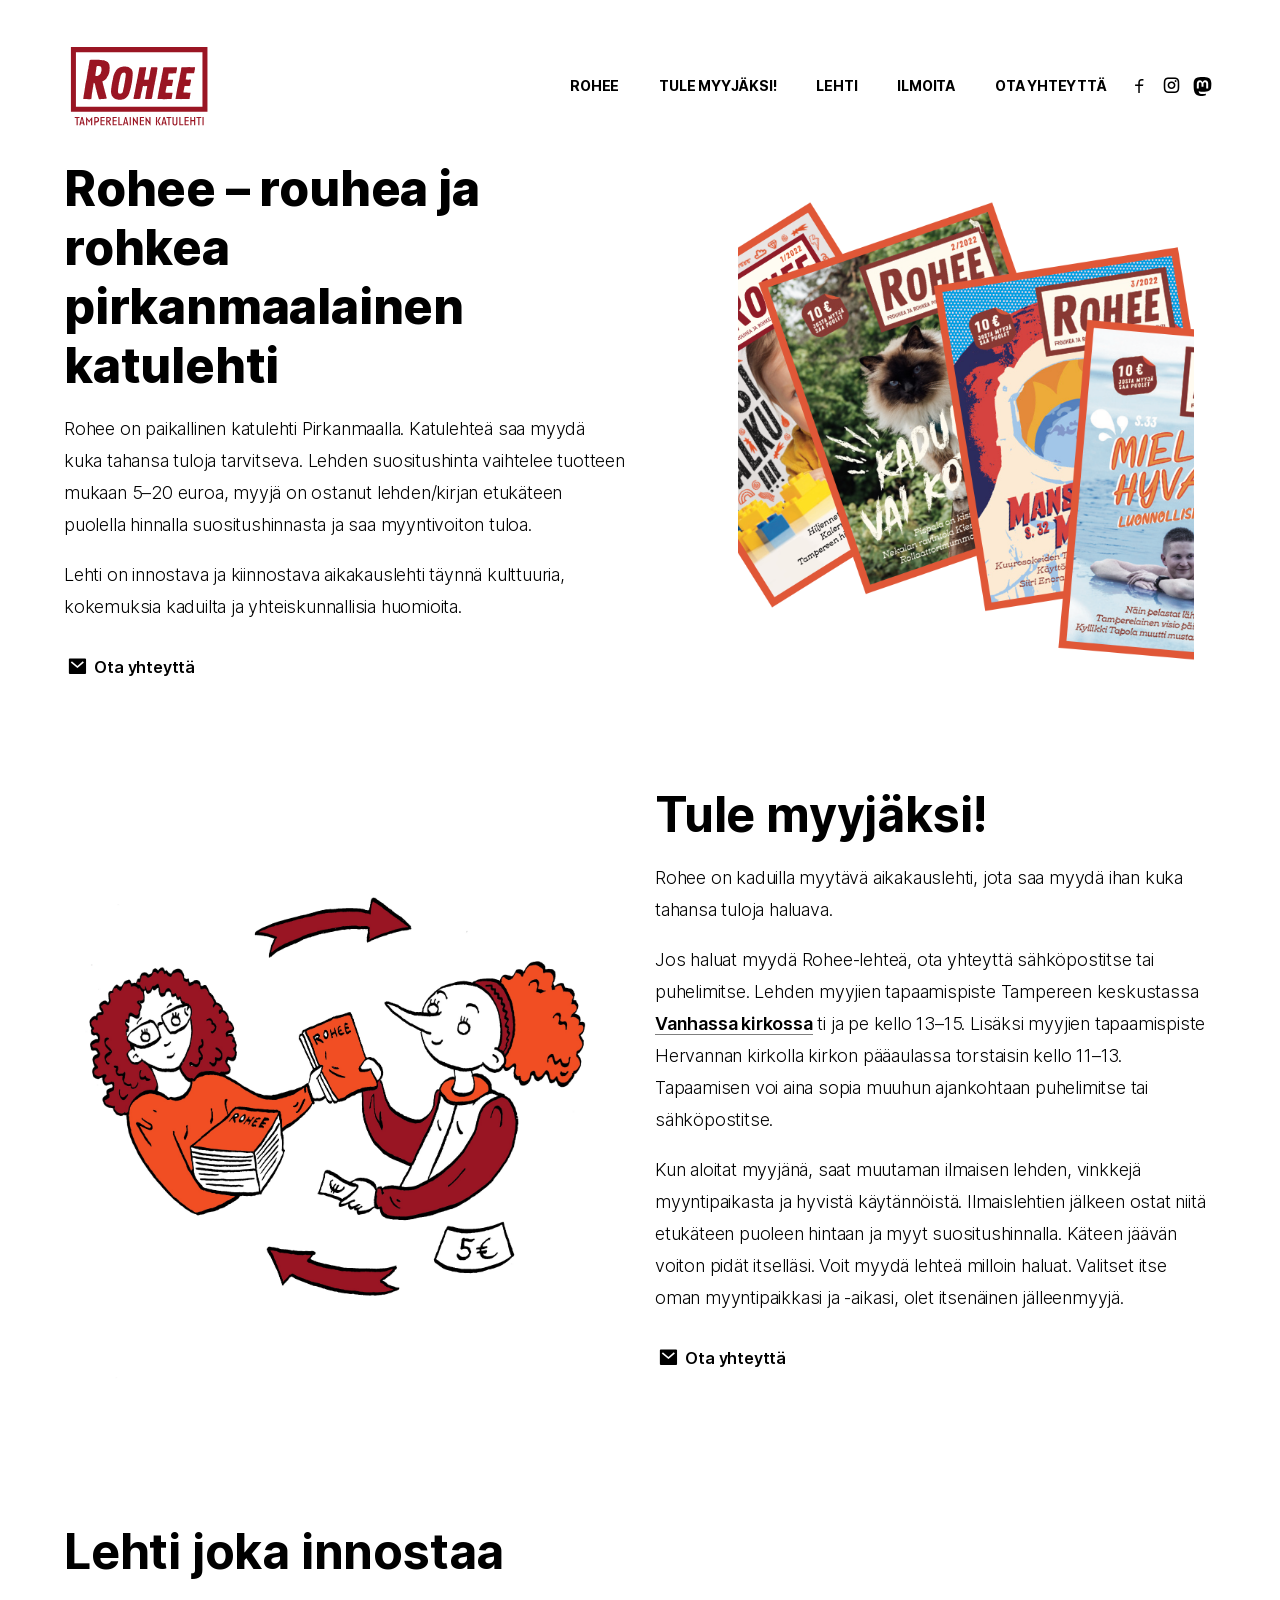
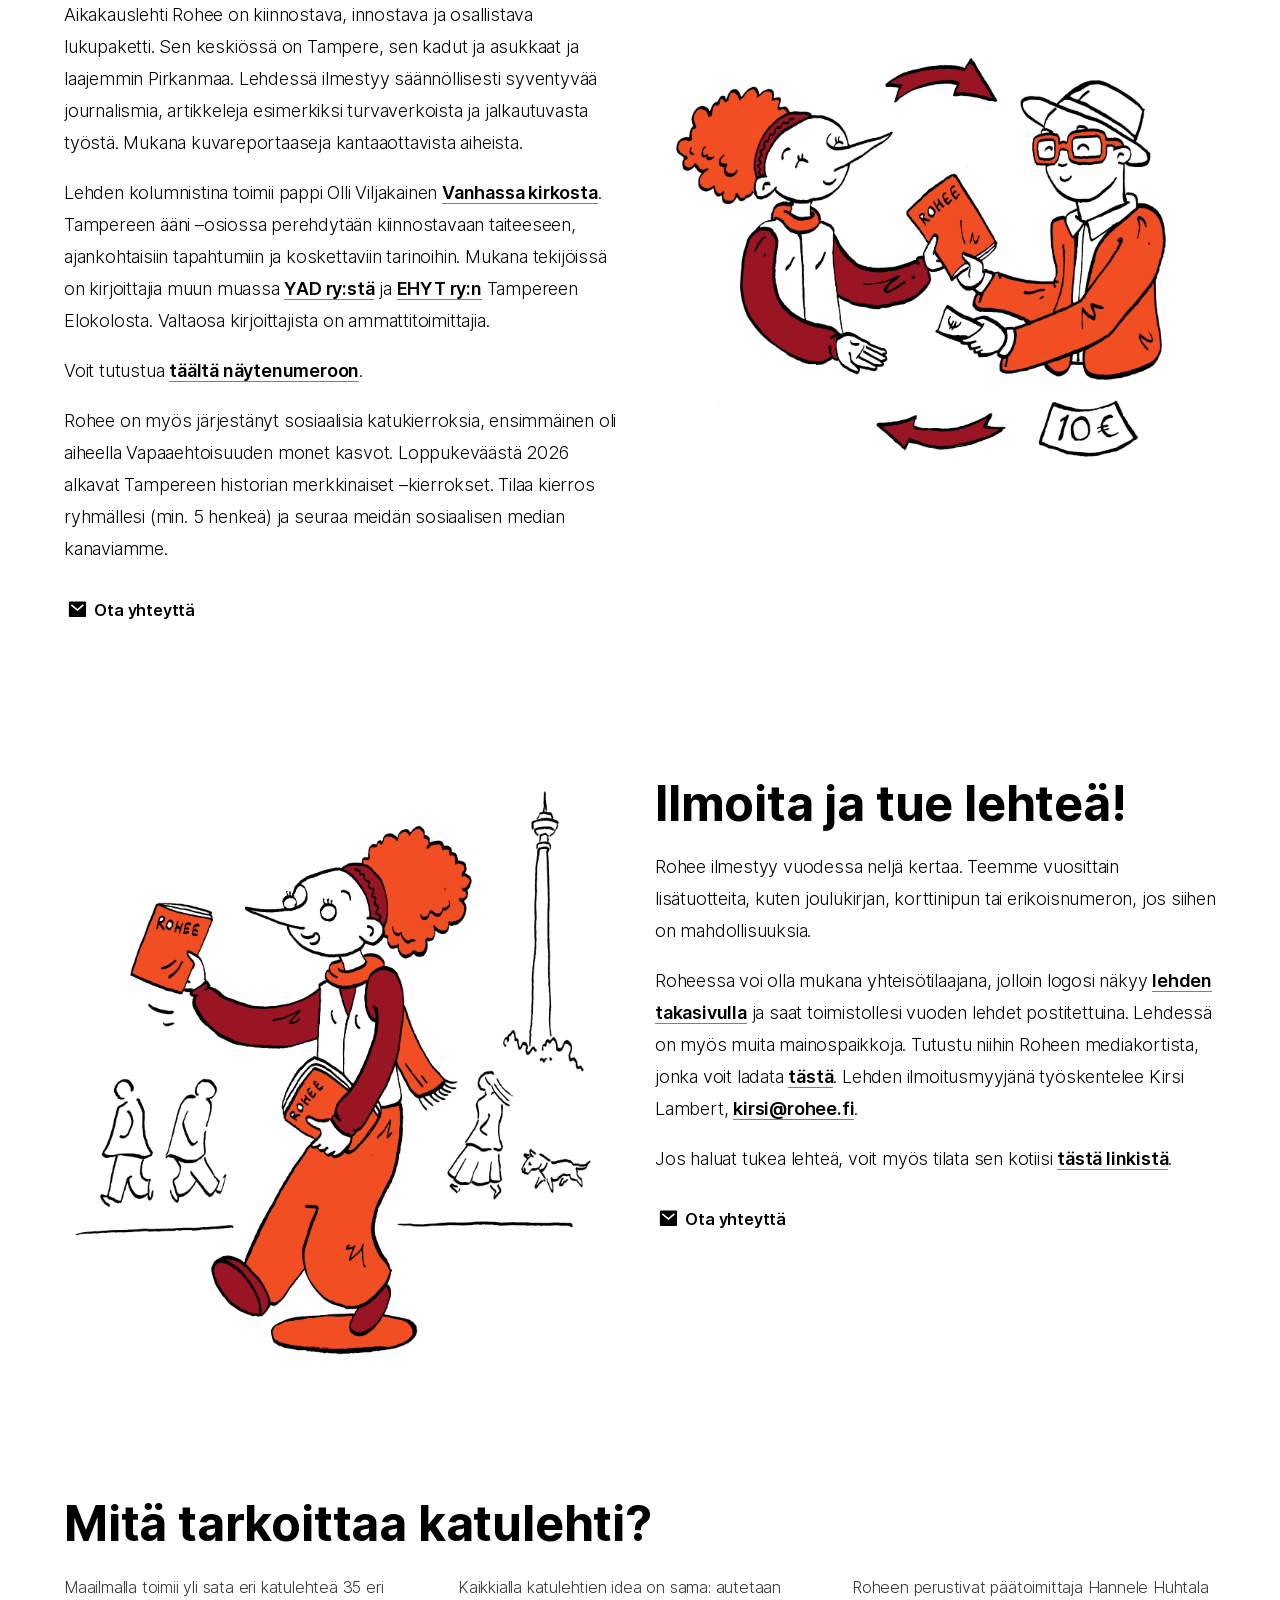
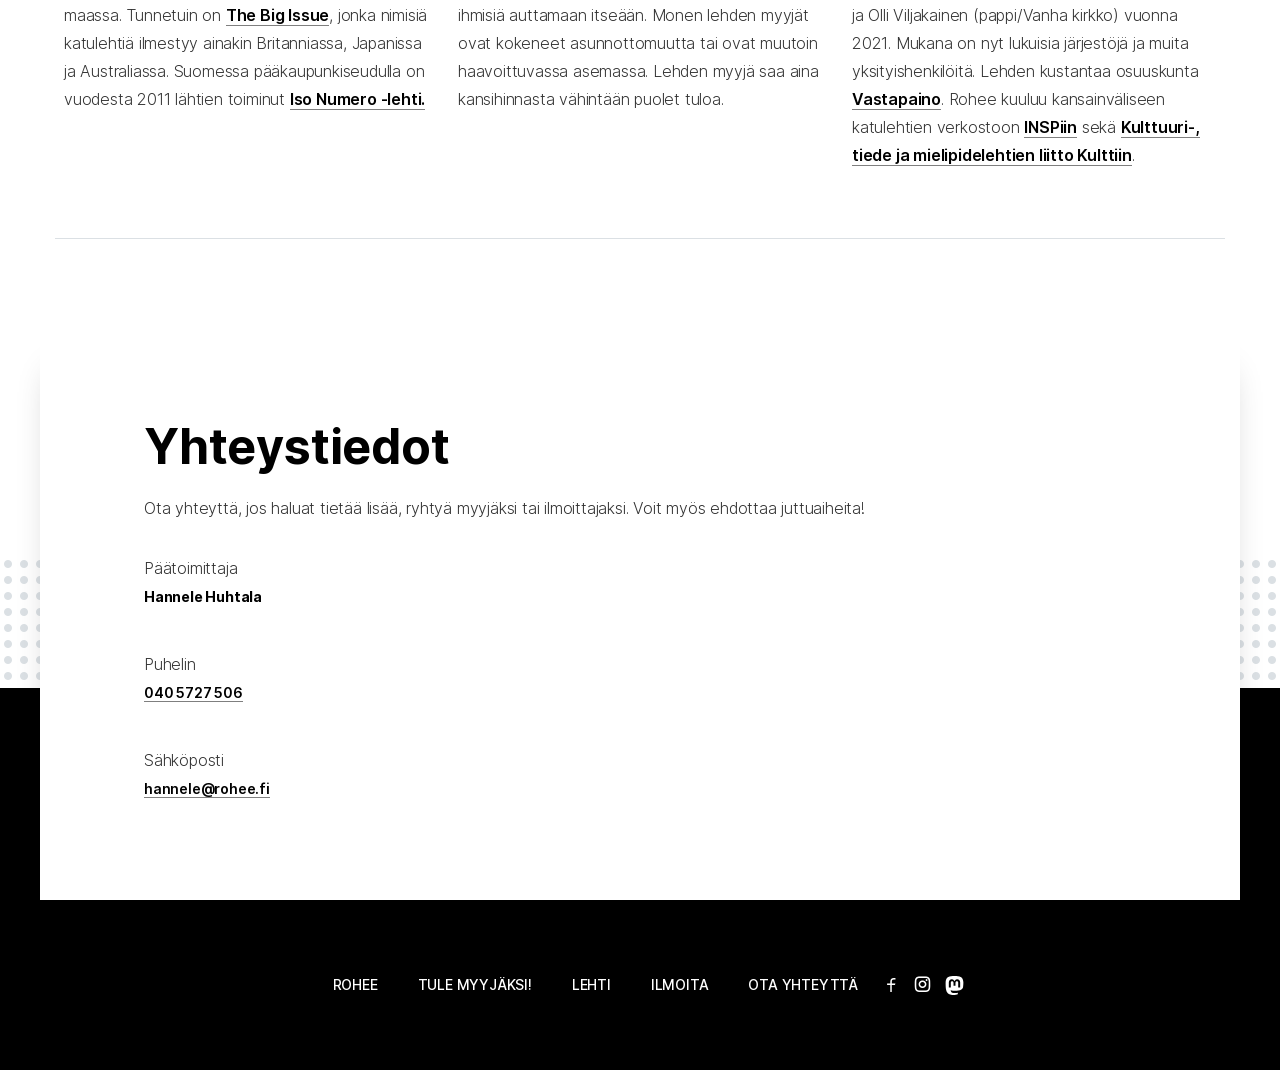
<file: index.html>
<!doctype html><html lang=en><head><meta name=generator content="Hugo 0.159.2"><meta charset=UTF-8><meta name=viewport content="width=device-width,initial-scale=1"><meta http-equiv=X-UA-Compatible content="ie=edge"><meta property="og:url" content="https://www.rohee.fi/"><meta property="og:site_name" content="Rohee – rouhea ja rohkea pirkanmaalainen katulehti"><meta property="og:title" content="Rohee"><meta property="og:description" content="Rohee on paikallinen katulehti Pirkanmaalla. Katulehteä saa myydä kuka tahansa tuloja tarvitseva. Lehden suositushinta vaihtelee tuotteen mukaan 5–20 euroa, myyjä on ostanut lehden/kirjan etukäteen puolella hinnalla suositushinnasta ja saa myyntivoiton tuloa. Lehti on innostava ja kiinnostava aikakauslehti täynnä kulttuuria, kokemuksia kaduilta ja yhteiskunnallisia huomioita."><meta property="og:locale" content="fi"><meta property="og:type" content="website"><meta property="og:image" content="https://www.rohee.fi/img/rohee_01.jpg"><meta name=twitter:card content="summary_large_image"><meta name=twitter:image content="https://www.rohee.fi/img/rohee_01.jpg"><meta name=twitter:title content="Rohee"><meta name=twitter:description content="Rohee on paikallinen katulehti Pirkanmaalla. Katulehteä saa myydä kuka tahansa tuloja tarvitseva. Lehden suositushinta vaihtelee tuotteen mukaan 5–20 euroa, myyjä on ostanut lehden/kirjan etukäteen puolella hinnalla suositushinnasta ja saa myyntivoiton tuloa. Lehti on innostava ja kiinnostava aikakauslehti täynnä kulttuuria, kokemuksia kaduilta ja yhteiskunnallisia huomioita."><title>Rohee</title><style>.rad-fade-in{will-change:opacity,transform;animation-name:rad-fade-in-fallback;animation-duration:5s;animation-fill-mode:both}@keyframes rad-fade-in-fallback{0%{opacity:0}75%{opacity:0}100%{opacity:1}}.fonts-loaded .rad-fade-in.rad-waiting{animation-name:none;opacity:0}.fonts-loaded .rad-fade-in.rad-animate{animation-name:rad-fade-in;animation-duration:1.1s;animation-fill-mode:both}@keyframes rad-fade-in{0%{opacity:0}100%{opacity:1}}.rad-fade-in-long{will-change:opacity,transform;animation-name:rad-fade-in-long-fallback;animation-duration:8s;animation-fill-mode:both}@keyframes rad-fade-in-long-fallback{0%{opacity:0}75%{opacity:0}100%{opacity:1}}.fonts-loaded .rad-fade-in-long.rad-waiting{animation-name:none;opacity:0}.fonts-loaded .rad-fade-in-long.rad-animate{animation-name:rad-fade-in-long;animation-duration:2s;animation-fill-mode:both}@keyframes rad-fade-in-long{0%{opacity:0}20%{opacity:0}100%{opacity:1}}.rad-fade-down{will-change:opacity,transform;animation-name:rad-fade-down-fallback;animation-duration:5s;animation-fill-mode:both;transform:translateY(-30px)}@keyframes rad-fade-down-fallback{0%{opacity:0;transform:translateY(-30px)}75%{opacity:0;transform:translateY(-30px)}100%{opacity:1;transform:translateY(0)}}.fonts-loaded .rad-fade-down.rad-waiting{animation-name:none;opacity:0;transform:translateY(-30px)}.fonts-loaded .rad-fade-down.rad-animate{animation-name:rad-fade-down;animation-duration:1.1s}@keyframes rad-fade-down{0%{opacity:0;transform:translateY(-30px)}100%{opacity:1;transform:translateY(0)}}.rad-scale-down{will-change:opacity,transform;animation-name:rad-scale-down-fallback;animation-duration:5s;animation-fill-mode:both;transform-origin:50% 0}@keyframes rad-scale-down-fallback{0%{opacity:0;transform:scaleY(.95)}75%{opacity:0;transform:scaleY(.95)}100%{opacity:1;transform:scaleY(1)}}.fonts-loaded .rad-scale-down.rad-waiting{animation-name:none;opacity:0;transform:scaleY(.95)}.fonts-loaded .rad-scale-down.rad-animate{animation-name:rad-scale-down;animation-duration:1.1s;animation-fill-mode:both}@keyframes rad-scale-down{0%{opacity:0;transform:scaleY(.95)}100%{opacity:1;transform:scaleY(1)}}@media(min-width:992px){.section-img{width:80%;object-fit:cover;margin-top:0}}.contact-btn{text-decoration:none;border:none;padding-top:12px;display:block}.about__profile-picture{margin:0!important}@media(min-width:992px){.about__profile-picture{margin-top:80px!important}}@media(min-width:768px){.about1-img{padding-right:24px}}@media(min-width:768px){.about__profile-picture{justify-content:flex-end;margin-top:0!important;min-height:600px}.about__profile-picture img{min-height:600px}}.section:not(.section--contact){padding-top:0!important;padding-bottom:0!important}.section:not(.section--contact):not(.section--border-bottom){margin-bottom:40px}@media(min-width:768px){.section:not(.section--contact){padding-top:40px!important;padding-bottom:40px!important;margin-bottom:80px}}@media(min-width:992px){.contact__info{padding:initial!important}}@media(min-width:992px){.contact-row{margin-left:initial!important;margin-right:initial!important}}.row--padded{margin-top:initial!important}@media(min-width:992px){.row--padded{margin-top:32px}}.rad-showcase__bg--mobile img{margin-top:initial!important}.header .navbar-brand img{max-height:70px!important}@media(min-width:992px){.header .navbar-brand img{width:150px!important;max-height:100px!important}}.some-icon{color:#000}.some-icon-footer{color:#fff}.platform-links{text-align:center;padding:20px 0}@media(min-width:992px){.platform-links{padding:initial}}@media(min-width:992px){.columns-header{padding-bottom:10px}}</style><link rel=stylesheet href=/css/main.css><link rel=stylesheet href=/css/rad-icons.css><link rel=stylesheet href=/css/custom.css></head><body><header class="header fixed-top rad-animation-group" id=header><div class="container rad-fade-in"><nav class="navbar navbar-expand-lg navbar-light p-0"><a class=navbar-brand href=/><img class=img-responsive src=img/logo_rohee_nettisivut.svg alt="Rohee Logo">
</a><button class=navbar-toggler type=button data-toggle=collapse data-target="#navbarSupportedContent, #header" aria-controls=navbarSupportedContent aria-expanded=false aria-label="Toggle navigation">
<span class=navbar-toggler-icon></span></button><div class="collapse navbar-collapse" id=navbarSupportedContent><ul class="navbar-nav ml-lg-auto"><li class=nav-item><a class=nav-link href=/>ROHEE</a></li><li class=nav-item><a data-scroll class=nav-link href=#myyjaksi>TULE MYYJÄKSI!</a></li><li class=nav-item><a data-scroll class=nav-link href=#lehti>LEHTI</a></li><li class=nav-item><a data-scroll class=nav-link href=#ilmoita>ILMOITA</a></li><li class=nav-item><a data-scroll class=nav-link href=#yhteys>OTA YHTEYTTÄ</a></li><li class=nav-item><div class="row platform-links"><div class=col-12><a class=some-icon href=https://www.facebook.com/katulehtirohee/ target=_blank rel="noopener noreferrer"><i class=icon-facebook-line></i></a>
<a class=some-icon href=https://www.instagram.com/katulehti_rohee/ target=_blank rel="noopener noreferrer"><i class=icon-instagram-line></i></a>
<a class=some-icon href=https://mementomori.social/@katulehtirohee/ target=_blank rel="noopener noreferrer"><i class=icon-mastodon-line></i></a></div></div></li></ul></div></nav></div></header><section class="rad-showcase rad-showcase--index rad-animation-group rad-fade-down"><div class=rad-showcase__bg style=width:100%;height:60%;left:0;justify-content:flex-end;padding-right:50px><img style=width:40%;object-fit:cover;margin-top:0;padding-right:36px class="lozad img-responsive" src="[data-uri]" data-src=/img/rohee_01.jpg data-srcset="/img/rohee_01.jpg 1x, /img/rohee_01.jpg 2x" alt=Rohee></div><div class=container><div class=row><div class="col-12 col-sm-12 col-md-8 col-lg-7 col-xl-6"><h1 class=display-1>Rohee – rouhea ja rohkea pirkanmaalainen katulehti<br><span></span></h1><p class=lead><p class=lead>Rohee on paikallinen katulehti Pirkanmaalla. Katulehteä saa myydä kuka tahansa tuloja tarvitseva. Lehden suositushinta vaihtelee tuotteen mukaan 5–20 euroa, myyjä on ostanut lehden/kirjan etukäteen puolella hinnalla suositushinnasta ja saa myyntivoiton tuloa.</p><p class=lead>Lehti on innostava ja kiinnostava aikakauslehti täynnä kulttuuria, kokemuksia kaduilta ja yhteiskunnallisia huomioita.</p></p><p><a href=#yhteys class=contact-btn><i class=icon-mail-fill></i>
Ota yhteyttä</a></p></div></div></div><div class="rad-showcase__bg rad-showcase__bg--mobile" style="width:100%;padding:0 24px;justify-content:center"><img style=max-height:500px;object-fit:cover;max-width:540px;padding-bottom:60px class="lozad img-responsive" src="[data-uri]" data-src=/img/rohee_01.jpg alt=Rohee></div><div id=myyjaksi></div></section><section class="section rad-animation-group pb-0" id=myyjaksi-start><div class="container rad-fade-down"><div class="row d-flex flex-column-reverse flex-md-row"><div class=about__profile-picture style="display:flex;max-height:500px;flex:1;width:100%;padding:0 12px"><img style=height:100%;object-fit:cover;margin-top:0;min-height:500px class="lozad img-responsive about1-img" src="[data-uri]" data-src=/img/rohee_02_jiipu_uusitalo.jpg data-srcset="/img/rohee_02_jiipu_uusitalo.jpg 1x, /img/rohee_02_jiipu_uusitalo.jpg 2x" alt="Kuvitus Jiipu Uusitalo"></div><div class="col-12 col-md-6 my-auto my-auto"><h2>Tule myyjäksi!</h2><p class=lead><p class=lead>Rohee on kaduilla myytävä aikakauslehti, jota saa myydä ihan kuka tahansa tuloja haluava.</p><p class=lead>Jos haluat myydä Rohee-lehteä, ota yhteyttä sähköpostitse tai puhelimitse. Lehden myyjien tapaamispiste Tampereen keskustassa <a target=_blank rel="noopener noreferrer" href=https://tampereenseurakunnat.fi/sivustot/vanha_kirkko>Vanhassa kirkossa</a> ti ja pe kello 13–15. Lisäksi myyjien tapaamispiste Hervannan kirkolla kirkon pääaulassa torstaisin kello 11–13. Tapaamisen voi aina sopia muuhun ajankohtaan puhelimitse tai sähköpostitse.</p><p class=lead>Kun aloitat myyjänä, saat muutaman ilmaisen lehden, vinkkejä myyntipaikasta ja hyvistä käytännöistä. Ilmaislehtien jälkeen ostat niitä etukäteen puoleen hintaan ja myyt suositushinnalla. Käteen jäävän voiton pidät itselläsi. Voit myydä lehteä milloin haluat. Valitset itse oman myyntipaikkasi ja -aikasi, olet itsenäinen jälleenmyyjä.</p></p><p><a class=contact-btn href=#yhteys><i class=icon-mail-fill></i>
Ota yhteyttä</a></p></div></div></div><div id=lehti></div></section><section class="section rad-animation-group pb-0" id=lehti-start><div class="container rad-fade-down"><div class="row d-flex flex-md-row"><div class="col-12 col-md-6"><h2>Lehti joka innostaa</h2><p class=lead><p class=lead>Aikakauslehti Rohee on kiinnostava, innostava ja osallistava lukupaketti. Sen keskiössä on Tampere, sen kadut ja asukkaat ja laajemmin Pirkanmaa. Lehdessä ilmestyy säännöllisesti syventyvää journalismia, artikkeleja esimerkiksi turvaverkoista ja jalkautuvasta työstä. Mukana kuvareportaaseja kantaaottavista aiheista.</p><p class=lead>Lehden kolumnistina toimii pappi Olli Viljakainen <a target=_blank rel="noopener noreferrer" href=https://tampereenseurakunnat.fi/sivustot/vanha_kirkko>Vanhassa kirkosta</a>. Tampereen ääni –osiossa perehdytään kiinnostavaan taiteeseen, ajankohtaisiin tapahtumiin ja koskettaviin tarinoihin. Mukana tekijöissä on kirjoittajia muun muassa <a target=_blank rel="noopener noreferrer" href=https://www.yad.fi>YAD ry:stä</a> ja <a target=_blank rel="noopener noreferrer" href=https://ehyt.fi/ehyt-ry/toiminta-ja-hankkeet/opiskelijoille-tyoikaisille-ja-ikaantyneille/elokolo-kohtaamispaikat/tampereen-elokolo/>EHYT ry:n</a> Tampereen Elokolosta. Valtaosa kirjoittajista on ammattitoimittajia.</p><p class=lead>Voit tutustua <a target=_blank rel="noopener noreferrer" href=/pdf/rohee_1_2025_low.pdf>täältä näytenumeroon</a>.</p><p class=lead>Rohee on myös järjestänyt sosiaalisia katukierroksia, ensimmäinen oli aiheella Vapaaehtoisuuden monet kasvot. Loppukeväästä 2026 alkavat Tampereen historian merkkinaiset –kierrokset. Tilaa kierros ryhmällesi (min. 5 henkeä) ja seuraa meidän sosiaalisen median kanaviamme.</p></p><p><a href=#yhteys class=contact-btn><i class=icon-mail-fill></i>
Ota yhteyttä</a></p></div><div class=about__profile-picture style="display:flex;max-height:500px;flex:1;width:100%;padding:0 12px"><img style=width:100%;object-fit:cover class="lozad img-responsive section-img" src="[data-uri]" data-src=/img/rohee_03_jiipu_uusitalo.jpg data-srcset="/img/rohee_03_jiipu_uusitalo.jpg 1x, /img/rohee_03_jiipu_uusitalo.jpg 2x" alt="Kuvitus Jiipu Uusitalo"></div></div></div><div id=ilmoita></div></section><section class="section rad-animation-group pb-0" id=ilmoita-start><div class="container rad-fade-down"><div class="row d-flex flex-column-reverse flex-md-row"><div class=about__profile-picture style="display:flex;max-height:500px;flex:1;width:100%;padding:0 12px"><img style=height:100%;object-fit:cover;margin-top:0;min-height:500px class="lozad img-responsive about3-img" src="[data-uri]" data-src=/img/rohee_04_jiipu_uusitalo.jpg data-srcset="/img/rohee_04_jiipu_uusitalo.jpg 1x, /img/rohee_04_jiipu_uusitalo.jpg 2x" alt="Kuvitus Jiipu Uusitalo"></div><div class="col-12 col-md-6"><h2>Ilmoita ja tue lehteä!</h2><p class=lead><p class=lead>Rohee ilmestyy vuodessa neljä kertaa. Teemme vuosittain lisätuotteita, kuten joulukirjan, korttinipun tai erikoisnumeron, jos siihen on mahdollisuuksia.</p><p class=lead>Roheessa voi olla mukana yhteisötilaajana, jolloin logosi näkyy <a target=_blank rel="noopener noreferrer" href=/pdf/takasivu_rohee_1_2026.pdf>lehden takasivulla</a> ja saat toimistollesi vuoden lehdet postitettuina. Lehdessä on myös muita mainospaikkoja. Tutustu niihin Roheen mediakortista, jonka voit ladata <a href=/pdf/mediakortti_2026.pdf download>tästä</a>. Lehden ilmoitusmyyjänä työskentelee Kirsi Lambert, <a href=mailto:kirsi@rohee.fi>kirsi@rohee.fi</a>.</p><p class=lead>Jos haluat tukea lehteä, voit myös tilata sen kotiisi <a target=_blank rel="noopener noreferrer" href=https://forms.gle/QPMKyribzEBraXf38>tästä linkistä</a>.</p></p><p><a class=contact-btn href=#yhteys><i class=icon-mail-fill></i>
Ota yhteyttä</a></p></div></div></div></section><section class="section rad-animation-group section--border-bottom"><div class=container><div class=rad-fade-down><h2 class=columns-header>Mitä tarkoittaa katulehti?</h2><div class="row mb-0 row--padded rad-fade-down"><div class="col-12 col-md-4 mb-md-0 testimonial"><p>Maailmalla toimii yli sata eri katulehteä 35 eri maassa. Tunnetuin on <a href=https://www.bigissue.com/ target=_blank rel=noreferrer>The Big Issue</a>, jonka nimisiä katulehtiä ilmestyy ainakin Britanniassa, Japanissa ja Australiassa. Suomessa pääkaupunkiseudulla on vuodesta 2011 lähtien toiminut <a href=https://www.isonumero.fi/ target=_blank rel=noreferrer>Iso Numero -lehti.</a></p></div><div class="col-12 col-md-4 mb-md-0 testimonial"><p>Kaikkialla katulehtien idea on sama: autetaan ihmisiä auttamaan itseään. Monen lehden myyjät ovat kokeneet asunnottomuutta tai ovat muutoin haavoittuvassa asemassa. Lehden myyjä saa aina kansihinnasta vähintään puolet tuloa.</p></div><div class="col-12 col-md-4 mb-md-0 testimonial"><p>Roheen perustivat päätoimittaja Hannele Huhtala ja Olli Viljakainen (pappi/Vanha kirkko) vuonna 2021. Mukana on nyt lukuisia järjestöjä ja muita yksityishenkilöitä. Lehden kustantaa osuuskunta <a href=https://vastapaino.fi/ target=_blank rel=noreferrer>Vastapaino</a>. Rohee kuuluu kansainväliseen katulehtien verkostoon <a href=https://insp.ngo/ target=_blank rel=noreferrer>INSPiin</a> sekä <a href=https://www.kulttilehdet.fi/ target=_blank rel=noreferrer>Kulttuuri-, tiede ja mielipidelehtien liitto Kulttiin</a>.</p></div></div></div></div><div id=yhteys></div></section><section id=yhteys-start class="section section--contact pt-0"><div class=container><div class=contact><h2>Yhteystiedot</h2><div class="row pt-2 contact-row"><div class="col-12 contact__info" style=padding-top:initial><p>Ota yhteyttä, jos haluat tietää lisää, ryhtyä myyjäksi tai ilmoittajaksi. Voit myös ehdottaa juttuaiheita!</p><h4>Päätoimittaja</h4><span>Hannele Huhtala</span><h4>Puhelin</h4><span><a href=tel:+358405727506>040 5727 506</a></span><h4>Sähköposti</h4><span><a href=mailto:hannele@rohee.fi>hannele@rohee.fi</a></span></div></div></div></div></section><footer class=footer><div class=container><div class=footer__left><div class=footer__copy></div></div><div class=footer__links><ul class=navbar-nav><li class=nav-item><a class=nav-link href=/>ROHEE</a></li><li class=nav-item><a class=nav-link href=#myyjaksi>TULE MYYJÄKSI!</a></li><li class=nav-item><a class=nav-link href=#lehti>LEHTI</a></li><li class=nav-item><a class=nav-link href=#ilmoita>ILMOITA</a></li><li class=nav-item><a class=nav-link href=#yhteys>OTA YHTEYTTÄ</a></li><li class=nav-item><div class="row platform-links"><div class=col-12><a class=some-icon-footer href=https://www.facebook.com/katulehtirohee/ target=_blank rel="noopener noreferrer"><i class=icon-facebook-line></i></a>
<a class=some-icon-footer href=https://www.instagram.com/katulehti_rohee/ target=_blank rel="noopener noreferrer"><i class=icon-instagram-line></i></a>
<a class=some-icon-footer href=https://mementomori.social/@katulehtirohee/ target=_blank rel="noopener noreferrer"><i class=icon-mastodon-line></i></a></div></div></li></ul></div><div class=footer__right></div></div></footer><script src=/js/rad-animations.js></script><script src=/js/library/lozad.min.js></script><script>window.addEventListener("load",function(){var e=window.lozad(".lozad",{rootMargin:window.innerHeight/2+"px 0px",threshold:.01});e.observe()})</script><script src=/js/library/jquery-3.3.1.slim.min.js></script><script src=/js/library/bootstrap.min.js></script><script src=/js/sticky-header.js></script><script src=/js/library/smooth-scroll.polyfills.min.js></script><script src=/js/library/fontfaceobserver.js></script><script>(function(e){if(e.document.documentElement.className.indexOf("fonts-loaded")>-1)return;var t=new e.FontFaceObserver("Inter",{weight:300}),o=new e.FontFaceObserver("Inter",{weight:400}),n=new e.FontFaceObserver("Inter",{weight:500}),i=new e.FontFaceObserver("Inter",{weight:600}),a=new e.FontFaceObserver("Inter",{weight:700}),s=new e.FontFaceObserver("Inter",{weight:900});e.Promise.all([t.load(),n.load(),s.load()]).then(function(){e.document.documentElement.className+=" fonts-loaded"})})(this)</script><script>const scroll=new SmoothScroll('a[href*="#"]');$("a.nav-link").on("click",()=>{const e=$(".navbar-collapse");e&&e.hasClass("show")&&$(".navbar-toggler").click()})</script></body></html>
</file>
